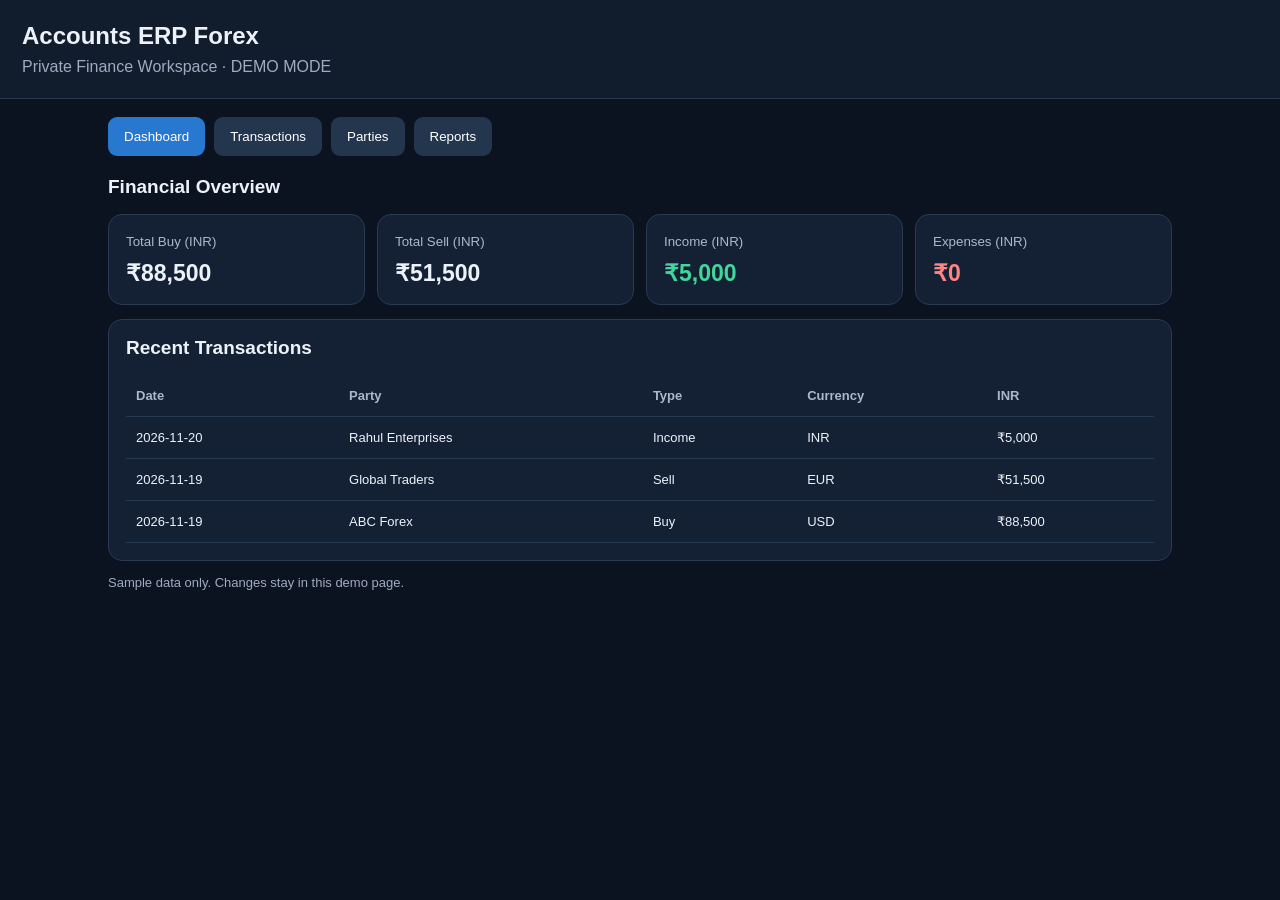
<file: public/demo.html>
<!DOCTYPE html>
<html lang="en">
<head>
<meta charset="UTF-8">
<meta name="viewport" content="width=device-width, initial-scale=1">
<title>Accounts ERP Forex - Demo</title>
<style>
*{box-sizing:border-box}
body{margin:0;background:#0b1220;color:#edf2fa;font-family:Arial,sans-serif}
header{padding:22px;background:#111c2d;border-bottom:1px solid #26364d}
header h1{margin:0;font-size:24px}
header p{color:#9eacc0;margin:8px 0 0}
main{max-width:1100px;margin:auto;padding:18px}
nav{display:flex;gap:9px;overflow:auto;margin-bottom:20px}
nav button,.btn{border:0;border-radius:9px;padding:12px 16px;background:#24364e;color:white;cursor:pointer;white-space:nowrap}
nav button.active,.primary{background:#2878d0}
.grid{display:grid;grid-template-columns:repeat(4,1fr);gap:12px}
.card{background:#142135;border:1px solid #293b53;border-radius:14px;padding:17px;margin-bottom:14px}
.card small{color:#aab8cb}
.value{font-size:23px;font-weight:bold;margin-top:10px}
h2{font-size:19px;margin-top:0}
input,select{background:#0c1728;border:1px solid #3b4d65;color:white;border-radius:9px;padding:12px;width:100%;margin:6px 0 13px}
label{font-size:13px;color:#bdc9d9}
.formgrid{display:grid;grid-template-columns:repeat(2,1fr);gap:12px}
table{width:100%;border-collapse:collapse;min-width:650px}
th,td{text-align:left;padding:13px 10px;border-bottom:1px solid #293b53;font-size:13px}
th{color:#aab8cb}
.tablewrap{overflow:auto}
.green{color:#42d69a}.red{color:#ff8585}
section{display:none}section.active{display:block}
.muted{color:#9eacc0;font-size:13px}
@media(max-width:650px){.grid{grid-template-columns:repeat(2,1fr)}.formgrid{grid-template-columns:1fr}main{padding:12px}.value{font-size:19px}}
</style>
</head>
<body>
<header>
 <h1>Accounts ERP Forex</h1>
 <p>Private Finance Workspace · DEMO MODE</p>
</header>
<main>
<nav>
 <button class="active" onclick="show('dashboard',this)">Dashboard</button>
 <button onclick="show('transactions',this)">Transactions</button>
 <button onclick="show('parties',this)">Parties</button>
 <button onclick="show('reports',this)">Reports</button>
</nav>

<section id="dashboard" class="active">
 <h2>Financial Overview</h2>
 <div class="grid">
  <div class="card"><small>Total Buy (INR)</small><div class="value" id="buy">₹0</div></div>
  <div class="card"><small>Total Sell (INR)</small><div class="value" id="sell">₹0</div></div>
  <div class="card"><small>Income (INR)</small><div class="value green" id="income">₹0</div></div>
  <div class="card"><small>Expenses (INR)</small><div class="value red" id="expense">₹0</div></div>
 </div>
 <div class="card">
  <h2>Recent Transactions</h2>
  <div class="tablewrap"><table><thead><tr><th>Date</th><th>Party</th><th>Type</th><th>Currency</th><th>INR</th></tr></thead><tbody id="recent"></tbody></table></div>
 </div>
 <p class="muted">Sample data only. Changes stay in this demo page.</p>
</section>

<section id="transactions">
 <div class="card">
  <h2>Add Transaction</h2>
  <form id="txform">
   <div class="formgrid">
    <div><label>Date</label><input id="date" type="date" required></div>
    <div><label>Party Name</label><input id="party" list="partylist" placeholder="Enter party name" required><datalist id="partylist"></datalist></div>
    <div><label>Transaction Type</label><select id="type"><option>Buy</option><option>Sell</option><option>Income</option><option>Expense</option></select></div>
    <div><label>Currency</label><select id="currency"><option>USD</option><option>EUR</option><option>GBP</option><option>AED</option><option>CAD</option><option>SGD</option><option>INR</option></select></div>
    <div><label>Foreign Amount</label><input id="foreign" type="number" step="0.01" placeholder="Amount" required></div>
    <div><label>Rate (INR)</label><input id="rate" type="number" step="0.0001" placeholder="Exchange rate" required></div>
   </div>
   <label>Reference / Notes</label><input id="notes" placeholder="Optional details">
   <button class="btn primary" type="submit">Save Transaction</button>
  </form>
 </div>
 <div class="card">
  <h2>All Transactions</h2>
  <div class="tablewrap"><table><thead><tr><th>Date</th><th>Party</th><th>Type</th><th>Currency</th><th>Foreign Amount</th><th>Rate</th><th>INR Amount</th></tr></thead><tbody id="alltx"></tbody></table></div>
 </div>
</section>

<section id="parties">
 <div class="card">
  <h2>Party Directory</h2>
  <label>Add New Party</label>
  <input id="newparty" placeholder="Party / customer name">
  <button class="btn primary" onclick="addParty()">Add Party</button>
  <div id="partyrows" style="margin-top:15px"></div>
 </div>
</section>

<section id="reports">
 <div class="card">
  <h2>Transaction Summary</h2>
  <div id="summary"></div>
  <button class="btn primary" onclick="exportCSV()">Export Excel-compatible CSV</button>
 </div>
</section>
</main>
<script>
let parties=["ABC Forex","Global Traders","Rahul Enterprises"];
let tx=[
 {date:"2026-11-19",party:"ABC Forex",type:"Buy",currency:"USD",foreign:1000,rate:88.5,notes:"Sample"},
 {date:"2026-11-19",party:"Global Traders",type:"Sell",currency:"EUR",foreign:500,rate:103,notes:"Sample"},
 {date:"2026-11-20",party:"Rahul Enterprises",type:"Income",currency:"INR",foreign:5000,rate:1,notes:"Commission"}
];
const $=id=>document.getElementById(id);
const money=n=>"₹"+Number(n).toLocaleString("en-IN",{maximumFractionDigits:2});
function show(id,btn){document.querySelectorAll("section").forEach(s=>s.classList.remove("active"));$(id).classList.add("active");document.querySelectorAll("nav button").forEach(b=>b.classList.remove("active"));btn.classList.add("active");render()}
function render(){
 let total=k=>tx.filter(t=>t.type===k).reduce((s,t)=>s+t.foreign*t.rate,0);
 $("buy").textContent=money(total("Buy"));$("sell").textContent=money(total("Sell"));$("income").textContent=money(total("Income"));$("expense").textContent=money(total("Expense"));
 let rows=tx.slice().reverse();
 $("recent").innerHTML=rows.slice(0,5).map(t=>`<tr><td>${t.date}</td><td>${esc(t.party)}</td><td>${t.type}</td><td>${t.currency}</td><td>${money(t.foreign*t.rate)}</td></tr>`).join("");
 $("alltx").innerHTML=rows.map(t=>`<tr><td>${t.date}</td><td>${esc(t.party)}</td><td>${t.type}</td><td>${t.currency}</td><td>${t.foreign}</td><td>${t.rate}</td><td>${money(t.foreign*t.rate)}</td></tr>`).join("");
 $("partyrows").innerHTML=parties.map(p=>`<div class="card">${esc(p)}</div>`).join("");
 $("partylist").innerHTML=parties.map(p=>`<option value="${esc(p)}">`).join("");
 $("summary").innerHTML=["Buy","Sell","Income","Expense"].map(k=>`<p>${k}: <b>${money(total(k))}</b></p>`).join("");
}
function esc(s){return String(s).replace(/[&<>"']/g,c=>({"&":"&amp;","<":"&lt;",">":"&gt;",'"':"&quot;","'":"&#39;"}[c]))}
function addParty(){let p=$("newparty").value.trim();if(p&&!parties.some(x=>x.toLowerCase()===p.toLowerCase()))parties.push(p);$("newparty").value="";render()}
$("txform").addEventListener("submit",e=>{
 e.preventDefault();
 let t={date:$("date").value,party:$("party").value.trim(),type:$("type").value,currency:$("currency").value,foreign:Number($("foreign").value),rate:Number($("rate").value),notes:$("notes").value};
 if(!t.foreign||!t.rate||t.foreign<0||t.rate<0)return alert("Enter valid amounts and rate.");
 if(!parties.some(p=>p.toLowerCase()===t.party.toLowerCase()))parties.push(t.party);
 tx.push(t);e.target.reset();$("date").value=new Date().toISOString().slice(0,10);render();alert("Demo transaction saved.");
});
function exportCSV(){
 let lines=[["Date","Party","Type","Currency","Foreign Amount","Rate","INR Amount"],...tx.map(t=>[t.date,t.party,t.type,t.currency,t.foreign,t.rate,t.foreign*t.rate])];
 let blob=new Blob([lines.map(r=>r.map(v=>'"'+String(v).replace(/"/g,'""')+'"').join(",")).join("\n")],{type:"text/csv"});
 let a=document.createElement("a");a.href=URL.createObjectURL(blob);a.download="forex-demo.csv";a.click();URL.revokeObjectURL(a.href);
}
$("date").value=new Date().toISOString().slice(0,10);render();
</script>
</body>
</html>
</file>
